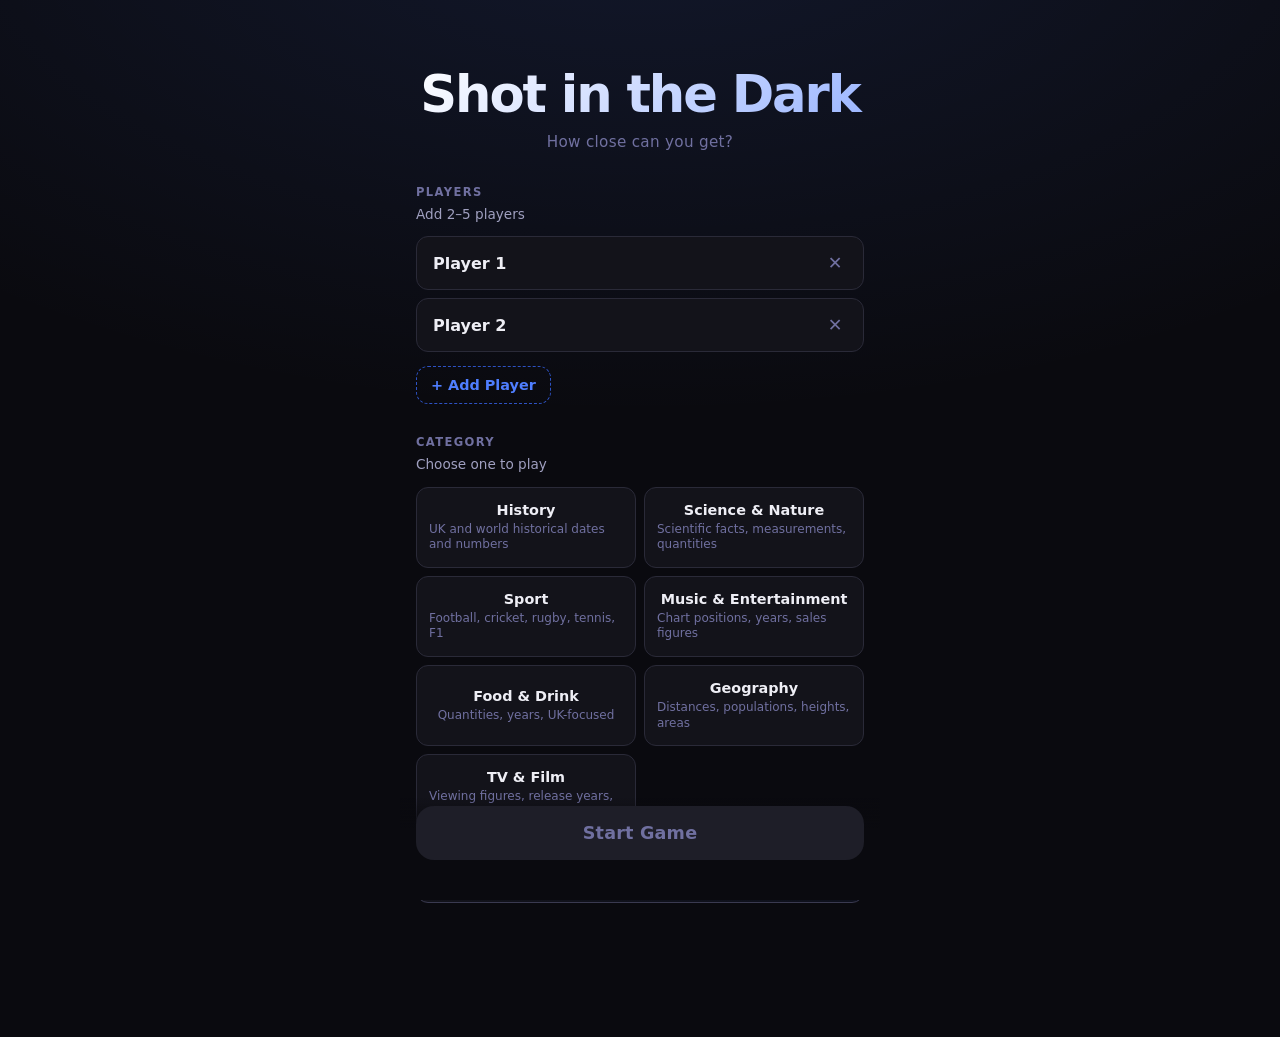
<file: index.html>
<!DOCTYPE html>
<html lang="en-GB">
<head>
  <meta charset="UTF-8">
  <meta name="viewport" content="width=device-width, initial-scale=1.0">
  <title>Shot in the Dark</title>
  <link rel="stylesheet" href="css/style.css">
</head>
<body>

  <header class="home-header">
    <h1 class="game-title">Shot in the Dark</h1>
    <p class="game-subtitle">How close can you get?</p>
  </header>

  <main class="home-main">

    <!-- Players section -->
    <section class="section">
      <h2 class="section-heading">Players</h2>
      <p class="section-hint">Add 2–5 players</p>
      <div id="player-list"></div>
      <button id="add-player-btn" type="button">+ Add Player</button>
    </section>

    <!-- Category section -->
    <section class="section">
      <h2 class="section-heading">Category</h2>
      <p class="section-hint">Choose one to play</p>
      <div id="category-grid">
        <button class="category-card" data-category="history" type="button">
          <span class="cat-name">History</span>
          <span class="cat-desc">UK and world historical dates and numbers</span>
        </button>
        <button class="category-card" data-category="science" type="button">
          <span class="cat-name">Science &amp; Nature</span>
          <span class="cat-desc">Scientific facts, measurements, quantities</span>
        </button>
        <button class="category-card" data-category="sport" type="button">
          <span class="cat-name">Sport</span>
          <span class="cat-desc">Football, cricket, rugby, tennis, F1</span>
        </button>
        <button class="category-card" data-category="music" type="button">
          <span class="cat-name">Music &amp; Entertainment</span>
          <span class="cat-desc">Chart positions, years, sales figures</span>
        </button>
        <button class="category-card" data-category="food" type="button">
          <span class="cat-name">Food &amp; Drink</span>
          <span class="cat-desc">Quantities, years, UK-focused</span>
        </button>
        <button class="category-card" data-category="geography" type="button">
          <span class="cat-name">Geography</span>
          <span class="cat-desc">Distances, populations, heights, areas</span>
        </button>
        <button class="category-card" data-category="tv-film" type="button">
          <span class="cat-name">TV &amp; Film</span>
          <span class="cat-desc">Viewing figures, release years, runtimes, budgets</span>
        </button>
        <button class="category-card" data-category="mixed" type="button">
          <span class="cat-name">Shot in the Dark</span>
          <span class="cat-desc">Classic mixed deck — spread across all topics</span>
        </button>
      </div>
    </section>

  </main>

  <footer class="home-footer">
    <button id="start-btn" type="button" disabled>Start Game</button>
  </footer>

  <script src="js/app.js"></script>
  <script>
    if ('serviceWorker' in navigator) navigator.serviceWorker.register('./sw.js');
  </script>
</body>
</html>
</file>
<file: css/style.css>
/* ============================================================
   Shot in the Dark — style.css
   ============================================================ */

/* --- Reset & base ----------------------------------------- */

*, *::before, *::after {
  box-sizing: border-box;
  margin: 0;
  padding: 0;
}

:root {
  --bg:          #0a0a0f;
  --surface:     #13131a;
  --surface-2:   #1e1e28;
  --border:      #2a2a38;
  --border-mid:  #3a3a50;
  --accent:      #4f7eff;
  --accent-dim:  #2d52c4;
  --accent-glow: rgba(79, 126, 255, 0.22);
  --accent-glow-strong: rgba(79, 126, 255, 0.4);
  --text:        #eeeef5;
  --text-muted:  #7070a0;
  --text-soft:   #a0a0c0;
  --danger:      #ff5555;
  --gold:        #f5c542;
  --radius-sm:   8px;
  --radius-md:   12px;
  --radius-lg:   18px;
  --radius-pill: 999px;
  --font:        system-ui, -apple-system, 'Segoe UI', sans-serif;
}

html {
  font-size: 16px;
  -webkit-text-size-adjust: 100%;
}

body {
  background: var(--bg);
  color: var(--text);
  font-family: var(--font);
  line-height: 1.5;
  min-height: 100dvh;
  background-image: radial-gradient(ellipse 80% 50% at 50% -10%, rgba(79, 126, 255, 0.12), transparent);
}

h1, h2, h3 {
  line-height: 1.2;
  font-weight: 800;
  letter-spacing: -0.02em;
}

/* --- Utility ---------------------------------------------- */

.hidden {
  display: none !important;
}

/* --- Buttons (base) --------------------------------------- */

button {
  display: inline-flex;
  align-items: center;
  justify-content: center;
  gap: 6px;
  border: none;
  cursor: pointer;
  font-family: var(--font);
  font-weight: 700;
  font-size: 1rem;
  border-radius: var(--radius-md);
  min-height: 44px;
  padding: 0 18px;
  transition: background 0.15s, border-color 0.15s, box-shadow 0.15s, transform 0.1s, opacity 0.15s;
  -webkit-tap-highlight-color: transparent;
  user-select: none;
}

button:active {
  transform: scale(0.96);
}

/* Primary — accent fill */
.btn-primary {
  background: var(--accent);
  color: #fff;
  width: 100%;
  font-size: 1.1rem;
  min-height: 54px;
  border-radius: var(--radius-lg);
  box-shadow: 0 4px 24px var(--accent-glow-strong);
  letter-spacing: 0.01em;
}

.btn-primary:hover {
  background: #6a94ff;
  box-shadow: 0 4px 32px var(--accent-glow-strong);
}

.btn-primary:disabled {
  background: var(--surface-2);
  color: var(--text-muted);
  box-shadow: none;
  cursor: not-allowed;
}

.btn-primary:disabled:active {
  transform: none;
}

/* ============================================================
   HOME SCREEN
   ============================================================ */

.home-header {
  text-align: center;
  padding: 48px 20px 32px;
  position: relative;
}

.game-title {
  font-size: 2.6rem;
  font-weight: 900;
  letter-spacing: -0.04em;
  background: linear-gradient(135deg, #fff 30%, var(--accent) 100%);
  -webkit-background-clip: text;
  -webkit-text-fill-color: transparent;
  background-clip: text;
  margin-bottom: 6px;
}

.game-subtitle {
  color: var(--text-muted);
  font-size: 0.95rem;
  letter-spacing: 0.02em;
}

.home-main {
  max-width: 480px;
  margin: 0 auto;
  padding: 0 16px;
}

.section {
  margin-bottom: 32px;
}

.section-heading {
  font-size: 0.72rem;
  font-weight: 700;
  letter-spacing: 0.12em;
  text-transform: uppercase;
  color: var(--text-muted);
  margin-bottom: 4px;
}

.section-hint {
  font-size: 0.85rem;
  color: var(--text-soft);
  margin-bottom: 12px;
}

/* --- Players section -------------------------------------- */

#player-list {
  display: flex;
  flex-direction: column;
  gap: 8px;
  margin-bottom: 10px;
}

.player-card {
  display: flex;
  align-items: center;
  gap: 8px;
  background: var(--surface);
  border: 1px solid var(--border);
  border-radius: var(--radius-md);
  padding: 8px 10px;
  transition: border-color 0.15s;
}

.player-card:focus-within {
  border-color: var(--border-mid);
}

.player-name-input {
  flex: 1;
  background: transparent;
  border: none;
  outline: none;
  color: var(--text);
  font-family: var(--font);
  font-size: 1rem;
  font-weight: 600;
  min-height: 36px;
  padding: 4px 6px;
  border-radius: var(--radius-sm);
  caret-color: var(--accent);
}

.player-name-input::placeholder {
  color: var(--text-muted);
  font-weight: 400;
}

.remove-player-btn {
  background: transparent;
  border: none;
  color: var(--text-muted);
  font-size: 1.1rem;
  min-height: 36px;
  min-width: 36px;
  border-radius: var(--radius-sm);
  padding: 0;
  line-height: 1;
}

.remove-player-btn:hover {
  color: var(--danger);
}

#add-player-btn {
  align-self: flex-start;
  background: transparent;
  color: var(--accent);
  border: 1px dashed var(--accent-dim);
  border-radius: var(--radius-md);
  font-size: 0.9rem;
  min-height: 38px;
  padding: 0 14px;
  margin-top: 4px;
}

#add-player-btn:hover {
  background: rgba(79, 126, 255, 0.08);
  border-style: solid;
}

/* --- Category grid ---------------------------------------- */

#category-grid {
  display: grid;
  grid-template-columns: 1fr 1fr;
  gap: 8px;
  margin-bottom: 8px;
}

.category-card {
  background: var(--surface);
  border: 1px solid var(--border);
  border-radius: var(--radius-md);
  padding: 14px 12px;
  cursor: pointer;
  text-align: left;
  transition: border-color 0.15s, background 0.15s, box-shadow 0.15s;
  -webkit-tap-highlight-color: transparent;
  user-select: none;
  min-height: 72px;
  display: flex;
  flex-direction: column;
  gap: 4px;
}

.category-card:hover {
  border-color: var(--border-mid);
  background: var(--surface-2);
}

.category-card.active {
  border-color: var(--accent);
  background: rgba(79, 126, 255, 0.1);
  box-shadow: 0 0 0 1px var(--accent), 0 0 16px var(--accent-glow);
}

/* Mixed card spans full width and looks special */
.category-card[data-category="mixed"] {
  grid-column: 1 / -1;
  flex-direction: row;
  align-items: center;
  min-height: 60px;
  background: linear-gradient(135deg, var(--surface) 0%, rgba(79, 126, 255, 0.06) 100%);
  border-color: var(--border-mid);
  gap: 12px;
}

.category-card[data-category="mixed"]:hover {
  border-color: var(--accent-dim);
}

.category-card[data-category="mixed"].active {
  border-color: var(--accent);
  background: rgba(79, 126, 255, 0.12);
  box-shadow: 0 0 0 1px var(--accent), 0 0 20px var(--accent-glow);
}

.category-card[data-category="mixed"] .cat-desc {
  flex: 1;
}

.cat-name {
  font-size: 0.9rem;
  font-weight: 700;
  color: var(--text);
  display: block;
}

.cat-desc {
  font-size: 0.75rem;
  color: var(--text-muted);
  font-weight: 400;
  line-height: 1.3;
  display: block;
}

.category-card.active .cat-name {
  color: var(--text);
}

.category-card.active .cat-desc {
  color: var(--text-soft);
}

/* --- Footer / Start button -------------------------------- */

.home-footer {
  max-width: 480px;
  margin: 0 auto;
  padding: 8px 16px 40px;
  position: sticky;
  bottom: 0;
  background: linear-gradient(to top, var(--bg) 70%, transparent);
}

#start-btn {
  background: var(--accent);
  color: #fff;
  width: 100%;
  font-size: 1.1rem;
  min-height: 54px;
  border-radius: var(--radius-lg);
  box-shadow: 0 4px 24px var(--accent-glow-strong);
  letter-spacing: 0.01em;
}

#start-btn:hover:not(:disabled) {
  background: #6a94ff;
  box-shadow: 0 4px 32px var(--accent-glow-strong);
}

#start-btn:disabled {
  background: var(--surface-2);
  color: var(--text-muted);
  box-shadow: none;
  cursor: not-allowed;
}

#start-btn:disabled:active {
  transform: none;
}

/* ============================================================
   GAME SCREEN
   ============================================================ */

#game-screen {
  display: flex;
  flex-direction: column;
  min-height: 100dvh;
}

/* --- Top bar ---------------------------------------------- */

#game-topbar {
  display: flex;
  align-items: center;
  justify-content: space-between;
  padding: 14px 16px 12px;
  border-bottom: 1px solid var(--border);
  background: var(--bg);
  position: sticky;
  top: 0;
  z-index: 10;
}

#category-badge {
  background: rgba(79, 126, 255, 0.12);
  border: 1px solid var(--accent-dim);
  border-radius: var(--radius-pill);
  padding: 5px 14px;
  font-size: 0.75rem;
  font-weight: 700;
  letter-spacing: 0.1em;
  text-transform: uppercase;
  color: var(--accent);
  white-space: nowrap;
}

#end-btn {
  background: transparent;
  color: var(--text-muted);
  border: 1px solid var(--border);
  font-size: 0.8rem;
  font-weight: 600;
  min-height: 34px;
  padding: 0 12px;
  border-radius: var(--radius-pill);
}

#end-btn:hover {
  color: var(--danger);
  border-color: var(--danger);
}

/* --- Question area ---------------------------------------- */

.game-main {
  flex: 1;
  max-width: 480px;
  margin: 0 auto;
  width: 100%;
  padding: 24px 16px 40px;
  display: flex;
  flex-direction: column;
  gap: 20px;
}

.question-section {
  display: flex;
  flex-direction: column;
  gap: 12px;
}

#question-counter {
  text-align: center;
  font-size: 0.75rem;
  color: var(--text-muted);
  font-weight: 700;
  letter-spacing: 0.1em;
  text-transform: uppercase;
}

#question-text {
  font-size: 1.5rem;
  font-weight: 800;
  text-align: center;
  line-height: 1.3;
  color: var(--text);
  background: var(--surface);
  border: 1px solid var(--border);
  border-radius: var(--radius-lg);
  padding: 24px 20px;
}

/* --- Reveal button & answer ------------------------------- */

.reveal-area {
  display: flex;
  flex-direction: column;
  gap: 12px;
}

#reveal-btn {
  background: var(--accent);
  color: #fff;
  width: 100%;
  font-size: 1.1rem;
  min-height: 54px;
  border-radius: var(--radius-lg);
  box-shadow: 0 4px 24px var(--accent-glow-strong);
}

#reveal-btn:hover {
  background: #6a94ff;
}

#answer-display {
  text-align: center;
  padding: 24px 20px;
  background: var(--surface);
  border: 1px solid var(--accent);
  border-radius: var(--radius-lg);
  box-shadow: 0 0 32px var(--accent-glow);
  font-size: 2.6rem;
  font-weight: 900;
  color: var(--accent);
  letter-spacing: -0.03em;
  line-height: 1;
}

/* --- Score cards ------------------------------------------ */

.scores-section {
  display: flex;
  flex-direction: column;
  gap: 10px;
}

.scores-heading {
  font-size: 0.72rem;
  font-weight: 700;
  letter-spacing: 0.12em;
  text-transform: uppercase;
  color: var(--text-muted);
}

#player-scores {
  display: flex;
  flex-direction: column;
  gap: 8px;
}

.score-card {
  display: flex;
  align-items: center;
  gap: 10px;
  background: var(--surface);
  border: 1px solid var(--border);
  border-radius: var(--radius-md);
  padding: 10px 12px;
  min-height: 56px;
  transition: border-color 0.15s;
}

.player-label {
  flex: 1;
  font-size: 1rem;
  font-weight: 700;
  color: var(--text);
  overflow: hidden;
  text-overflow: ellipsis;
  white-space: nowrap;
}

.score-value {
  font-size: 1.3rem;
  font-weight: 900;
  color: var(--text);
  min-width: 32px;
  text-align: center;
}

.score-minus,
.score-plus {
  min-width: 44px;
  min-height: 44px;
  border-radius: 50%;
  font-size: 1.4rem;
  font-weight: 700;
  padding: 0;
  line-height: 1;
}

.score-minus {
  background: var(--surface-2);
  color: var(--text-muted);
  border: 1px solid var(--border);
}

.score-minus:hover {
  color: var(--danger);
  border-color: var(--danger);
}

.score-plus {
  background: var(--accent);
  color: #fff;
  border: none;
  box-shadow: 0 2px 10px var(--accent-glow);
}

.score-plus:hover {
  background: #6a94ff;
}

/* --- Next button ------------------------------------------ */

.next-area {
  padding-bottom: 8px;
}

#next-btn {
  background: var(--surface-2);
  color: var(--text);
  border: 1px solid var(--border-mid);
  width: 100%;
  font-size: 1rem;
  min-height: 50px;
  border-radius: var(--radius-lg);
}

#next-btn:hover {
  border-color: var(--accent);
  color: var(--accent);
}

/* ============================================================
   END SCREEN
   ============================================================ */

#end-screen {
  max-width: 480px;
  margin: 0 auto;
  width: 100%;
  padding: 40px 16px;
}

#end-screen h2 {
  font-size: 2rem;
  text-align: center;
  margin-bottom: 8px;
  background: linear-gradient(135deg, #fff 30%, var(--accent) 100%);
  -webkit-background-clip: text;
  -webkit-text-fill-color: transparent;
  background-clip: text;
}

.results-list {
  display: flex;
  flex-direction: column;
  gap: 8px;
  margin: 24px 0;
}

.result-card {
  display: flex;
  align-items: center;
  gap: 12px;
  background: var(--surface);
  border: 1px solid var(--border);
  border-radius: var(--radius-md);
  padding: 14px 16px;
}

.result-rank {
  font-size: 1rem;
  font-weight: 900;
  color: var(--text-muted);
  min-width: 24px;
}

.result-card.winner {
  border-color: var(--accent);
  background: rgba(79, 126, 255, 0.1);
  box-shadow: 0 0 20px var(--accent-glow);
}

.result-card.winner .result-rank {
  color: var(--gold);
}

.result-name {
  flex: 1;
  font-size: 1rem;
  font-weight: 700;
}

.result-score {
  font-size: 1.3rem;
  font-weight: 900;
  color: var(--text-muted);
}

.result-card.winner .result-score {
  color: var(--accent);
}

.end-actions {
  display: flex;
  flex-direction: column;
  gap: 10px;
}

#play-again-btn {
  background: var(--accent);
  color: #fff;
  width: 100%;
  font-size: 1.1rem;
  min-height: 54px;
  border-radius: var(--radius-lg);
  box-shadow: 0 4px 24px var(--accent-glow-strong);
}

#play-again-btn:hover {
  background: #6a94ff;
}

#home-btn {
  background: var(--surface-2);
  color: var(--text-soft);
  border: 1px solid var(--border);
  width: 100%;
  min-height: 48px;
  border-radius: var(--radius-lg);
}

#home-btn:hover {
  border-color: var(--border-mid);
  color: var(--text);
}

/* ============================================================
   RESPONSIVE
   ============================================================ */

@media (min-width: 520px) {
  .home-header {
    padding-top: 64px;
  }

  .game-title {
    font-size: 3.2rem;
  }

  #question-text {
    font-size: 1.75rem;
    padding: 28px 24px;
  }

  #answer-display {
    font-size: 3.2rem;
  }
}
</file>
